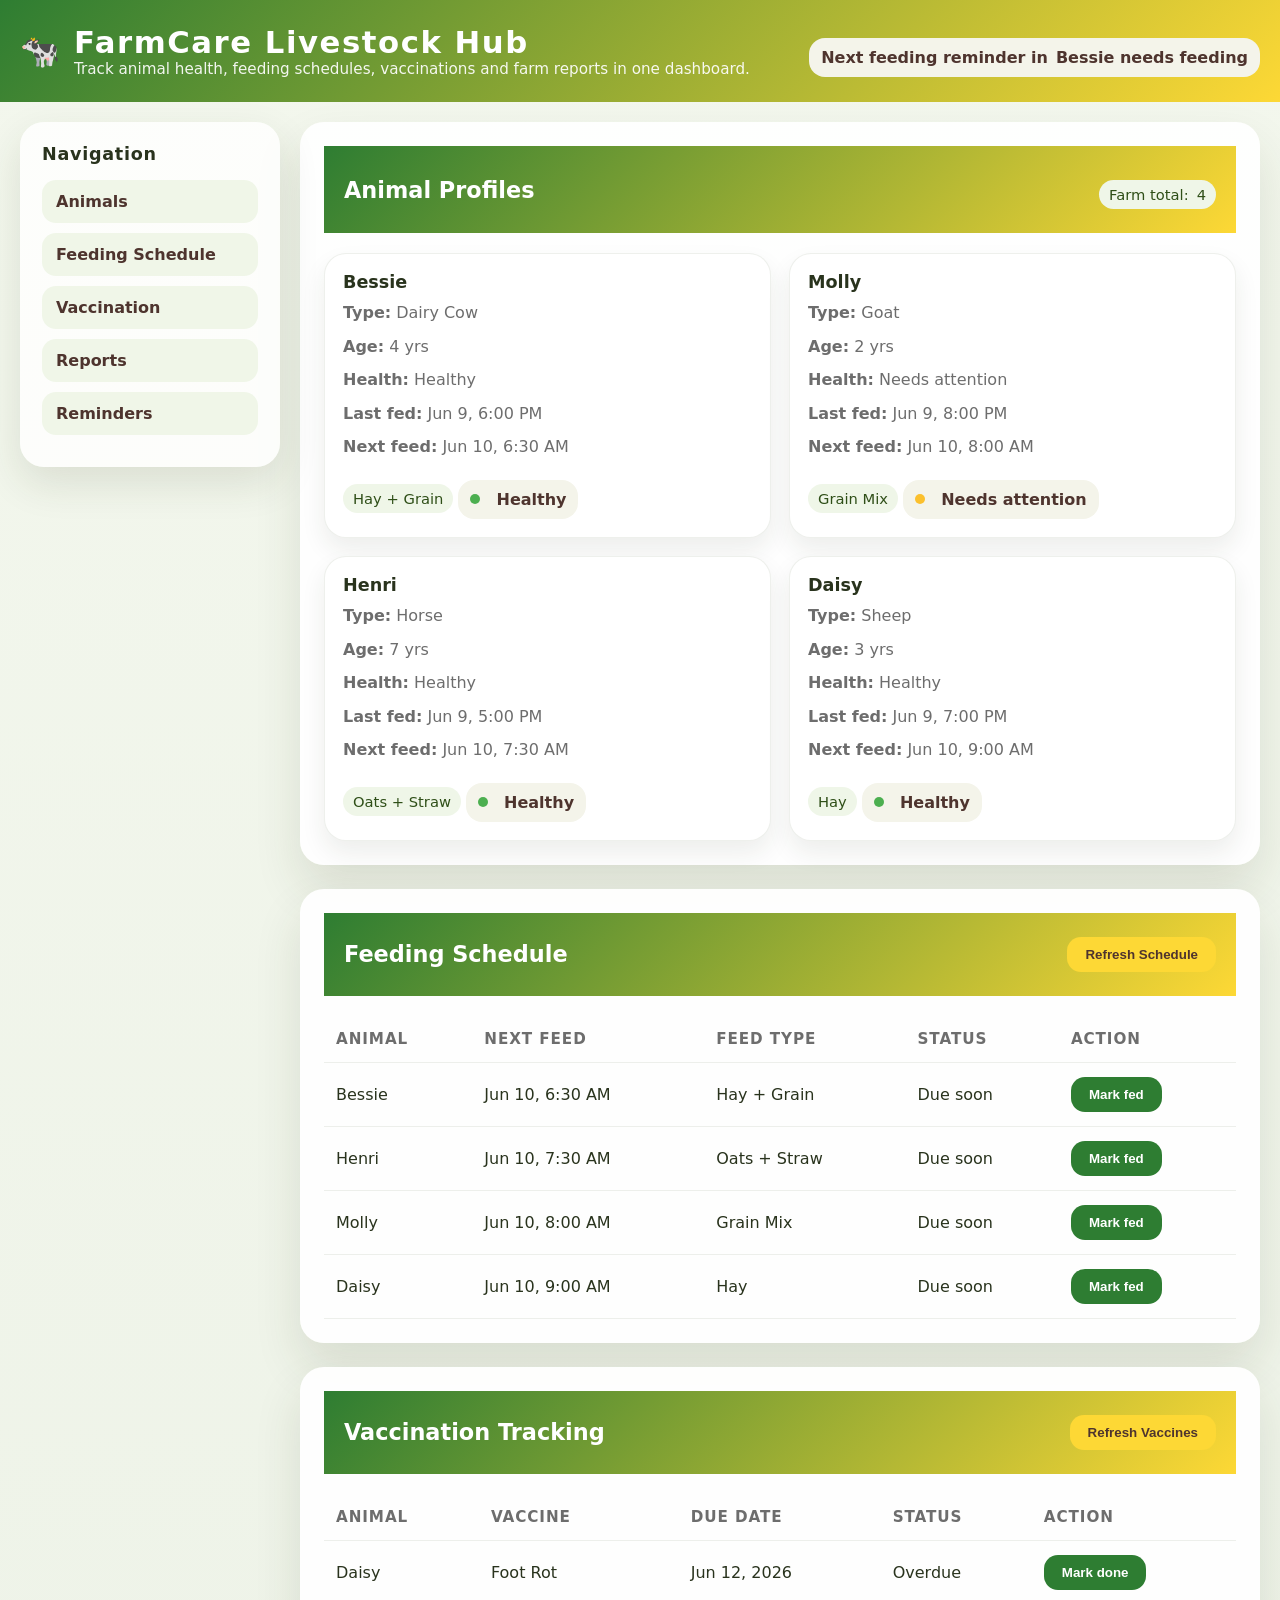
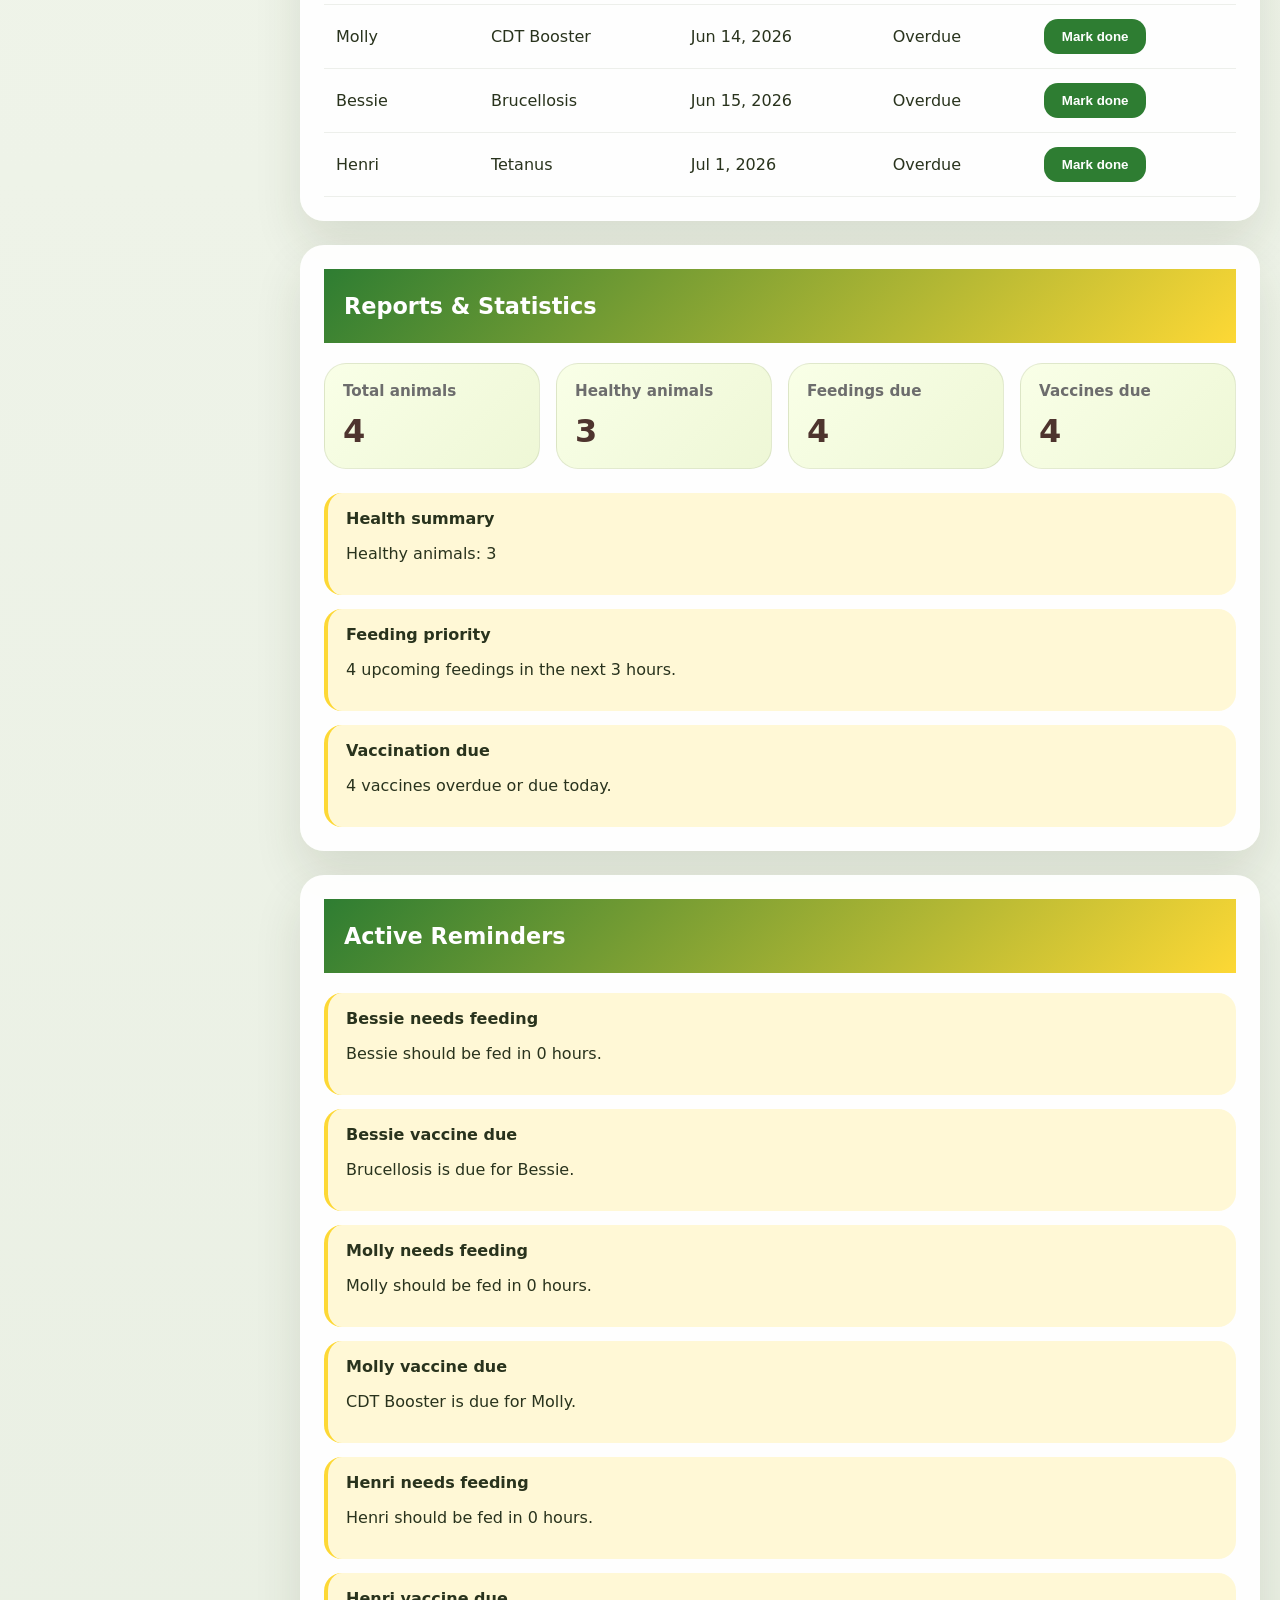
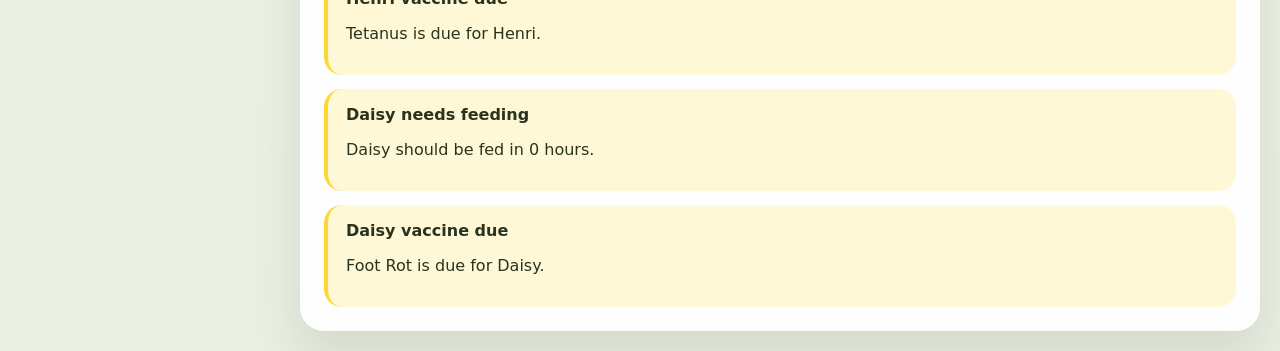
<file: home.html>
<!DOCTYPE html>
<html lang="en">

<head>
    <meta charset="UTF-8">
    <meta name="viewport" content="width=device-width, initial-scale=1.0">
    <title>FarmCare | Livestock Monitoring</title>
    <link rel="stylesheet" href="style.css">

</head>

<body>
    <header>
        <div class="brand">
            <div style="font-size: 2rem;">🐄</div>
            <div>
                <h1>FarmCare Livestock Hub</h1>
                <p>Track animal health, feeding schedules, vaccinations and farm reports in one dashboard.</p>
            </div>
        </div>
        <div class="badge">Next feeding reminder in <span id="nextReminder">—</span></div>
    </header>

    <div id="app">
        <nav class="side-nav">
            <h2>Navigation</h2>
            <a href="#animals">Animals</a>
            <a href="#feeding">Feeding Schedule</a>
            <a href="#vaccination">Vaccination</a>
            <a href="#reports">Reports</a>
            <a href="#reminders">Reminders</a>
        </nav>

        <main>
            <section id="animals" class="section">
                <header>
                    <h2>Animal Profiles</h2>
                    <span class="label">Farm total: <span id="animalTotal">0</span></span>
                </header>
                <div id="animalCards" class="grid-2"></div>
            </section>

            <section id="feeding" class="section">
                <header>
                    <h2>Feeding Schedule</h2>
                    <button class="secondary" id="refreshFeeding">Refresh Schedule</button>
                </header>
                <div class="table-wrapper">
                    <table>
                        <thead>
                            <tr>
                                <th>Animal</th>
                                <th>Next Feed</th>
                                <th>Feed Type</th>
                                <th>Status</th>
                                <th>Action</th>
                            </tr>
                        </thead>
                        <tbody id="feedingTable"></tbody>
                    </table>
                </div>
            </section>

            <section id="vaccination" class="section">
                <header>
                    <h2>Vaccination Tracking</h2>
                    <button class="secondary" id="refreshVaccines">Refresh Vaccines</button>
                </header>
                <div class="table-wrapper">
                    <table>
                        <thead>
                            <tr>
                                <th>Animal</th>
                                <th>Vaccine</th>
                                <th>Due Date</th>
                                <th>Status</th>
                                <th>Action</th>
                            </tr>
                        </thead>
                        <tbody id="vaccineTable"></tbody>
                    </table>
                </div>
            </section>

            <section id="reports" class="section">
                <header>
                    <h2>Reports & Statistics</h2>
                </header>
                <div class="stats">
                    <div class="stat">
                        <h3>Total animals</h3>
                        <strong id="statTotal">0</strong>
                    </div>
                    <div class="stat">
                        <h3>Healthy animals</h3>
                        <strong id="statHealthy">0</strong>
                    </div>
                    <div class="stat">
                        <h3>Feedings due</h3>
                        <strong id="statDueFeed">0</strong>
                    </div>
                    <div class="stat">
                        <h3>Vaccines due</h3>
                        <strong id="statDueVax">0</strong>
                    </div>
                </div>
                <div id="reportSummary" class="reminders" style="margin-top: 24px;"></div>
            </section>

            <section id="reminders" class="section">
                <header>
                    <h2>Active Reminders</h2>
                </header>
                <div id="reminderList" class="reminders"></div>
            </section>
        </main>
    </div>

    <script src="script.js"></script>
</body>

</html>
</file>
<file: style.css>
:root {
    --grass: #2e7d32;
    --soil: #8d6e63;
    --cream: #f7f4ea;
    --sun: #fdd835;
    --accent: #4e342e;
    --card: #ffffff;
    --muted: #6d6d6d;
    --shadow: rgba(46, 61, 22, 0.12);
}

* {
    box-sizing: border-box;
}

body {
    margin: 0;
    font-family: Inter, system-ui, sans-serif;
    background: linear-gradient(180deg, #f3f7ed 0%, #e9efe3 100%);
    color: #29331d;
}

header {
    background: linear-gradient(135deg, var(--grass), var(--sun));
    color: white;
    padding: 24px 20px;
    display: flex;
    align-items: center;
    justify-content: space-between;
    gap: 16px;
    flex-wrap: wrap;
}

header .brand {
    display: flex;
    align-items: center;
    gap: 14px;
}

header .brand h1 {
    margin: 0;
    font-size: clamp(1.8rem, 2.4vw, 2.8rem);
    letter-spacing: 0.05em;
}

header .brand p {
    margin: 0;
    font-size: 0.95rem;
    opacity: 0.92;
}

#app {
    display: grid;
    grid-template-columns: 260px 1fr;
    gap: 20px;
    padding: 20px;
    max-width: 1400px;
    margin: 0 auto;
}

nav.side-nav {
    background: #ffffffcc;
    border-radius: 24px;
    padding: 22px;
    box-shadow: 0 16px 40px var(--shadow);
    position: sticky;
    top: 20px;
    height: fit-content;
}

nav.side-nav h2 {
    margin: 0 0 16px;
    font-size: 1.1rem;
    letter-spacing: 0.04em;
}

nav.side-nav a {
    display: block;
    padding: 12px 14px;
    margin-bottom: 10px;
    border-radius: 14px;
    background: #f0f6e8;
    color: var(--accent);
    text-decoration: none;
    font-weight: 600;
    transition: transform 0.18s ease, background 0.18s ease;
}

nav.side-nav a:hover {
    background: var(--grass);
    color: white;
    transform: translateX(4px);
}

main {
    display: grid;
    gap: 24px;
}

.section {
    background: rgba(255, 255, 255, 0.95);
    border-radius: 24px;
    padding: 24px;
    box-shadow: 0 24px 48px var(--shadow);
}

.section header {
    display: flex;
    align-items: center;
    justify-content: space-between;
    gap: 12px;
    margin-bottom: 20px;
}

.section header h2 {
    margin: 0;
    font-size: 1.4rem;
}

.grid-2 {
    display: grid;
    grid-template-columns: repeat(2, minmax(0, 1fr));
    gap: 18px;
}

.card {
    background: var(--card);
    border-radius: 22px;
    border: 1px solid rgba(46, 61, 22, 0.08);
    padding: 18px;
    box-shadow: 0 12px 24px rgba(41, 51, 29, 0.08);
}

.card h3 {
    margin: 0 0 8px;
    font-size: 1.1rem;
}

.card p {
    margin: 8px 0;
    color: var(--muted);
    line-height: 1.6;
}

.label {
    display: inline-flex;
    align-items: center;
    gap: 8px;
    margin-top: 10px;
    font-size: 0.92rem;
    padding: 6px 10px;
    border-radius: 999px;
    background: #eff6e8;
    color: #2f4f18;
}

.badge {
    display: inline-flex;
    align-items: center;
    gap: 8px;
    padding: 10px 12px;
    border-radius: 16px;
    background: #f4f4ea;
    font-weight: 700;
    color: var(--accent);
    margin-top: 12px;
    width: fit-content;
}

button {
    border: none;
    border-radius: 14px;
    padding: 10px 18px;
    font-weight: 700;
    cursor: pointer;
    transition: transform 0.18s ease, background 0.18s ease;
}

button.primary {
    background: var(--grass);
    color: white;
}

button.secondary {
    background: var(--sun);
    color: var(--accent);
}

button:hover {
    transform: translateY(-1px);
}

.stats {
    display: grid;
    grid-template-columns: repeat(4, minmax(0, 1fr));
    gap: 16px;
}

.stats .stat {
    padding: 18px;
    background: linear-gradient(135deg, #f9ffe7, #eef7d6);
    border-radius: 22px;
    border: 1px solid rgba(46, 61, 22, 0.1);
}

.stat h3 {
    margin: 0 0 12px;
    font-size: 0.95rem;
    color: var(--muted);
}

.stat strong {
    font-size: 2rem;
    display: block;
    color: var(--accent);
}

.reminders {
    display: grid;
    gap: 14px;
}

.reminder {
    border-left: 4px solid var(--sun);
    padding: 16px 18px;
    background: #fff8d6;
    border-radius: 18px;
}

.reminder strong {
    display: block;
    margin-bottom: 6px;
}

.table-wrapper {
    overflow-x: auto;
}

table {
    width: 100%;
    border-collapse: collapse;
    min-width: 640px;
}

th,
 td {
    text-align: left;
    padding: 14px 12px;
    border-bottom: 1px solid rgba(46, 61, 22, 0.08);
}

th {
    color: var(--muted);
    font-size: 0.95rem;
    text-transform: uppercase;
    letter-spacing: 0.06em;
}

.status-dot {
    width: 10px;
    height: 10px;
    border-radius: 50%;
    display: inline-block;
    margin-right: 8px;
}

.healthy {
    background: #4caf50;
}

.attention {
    background: #fbc02d;
}

.alert {
    background: #e65100;
}

@media (max-width: 980px) {
    #app {
        grid-template-columns: 1fr;
    }
    .grid-2 {
        grid-template-columns: 1fr;
    }
    .stats {
        grid-template-columns: repeat(2, minmax(0, 1fr));
    }
}

@media (max-width: 640px) {
    header {
        flex-direction: column;
        align-items: flex-start;
    }
    nav.side-nav {
        position: relative;
        top: 0;
    }
    .stats {
        grid-template-columns: 1fr;
    }
    button {
        width: 100%;
    }
    table {
        min-width: 520px;
    }
}
</file>
